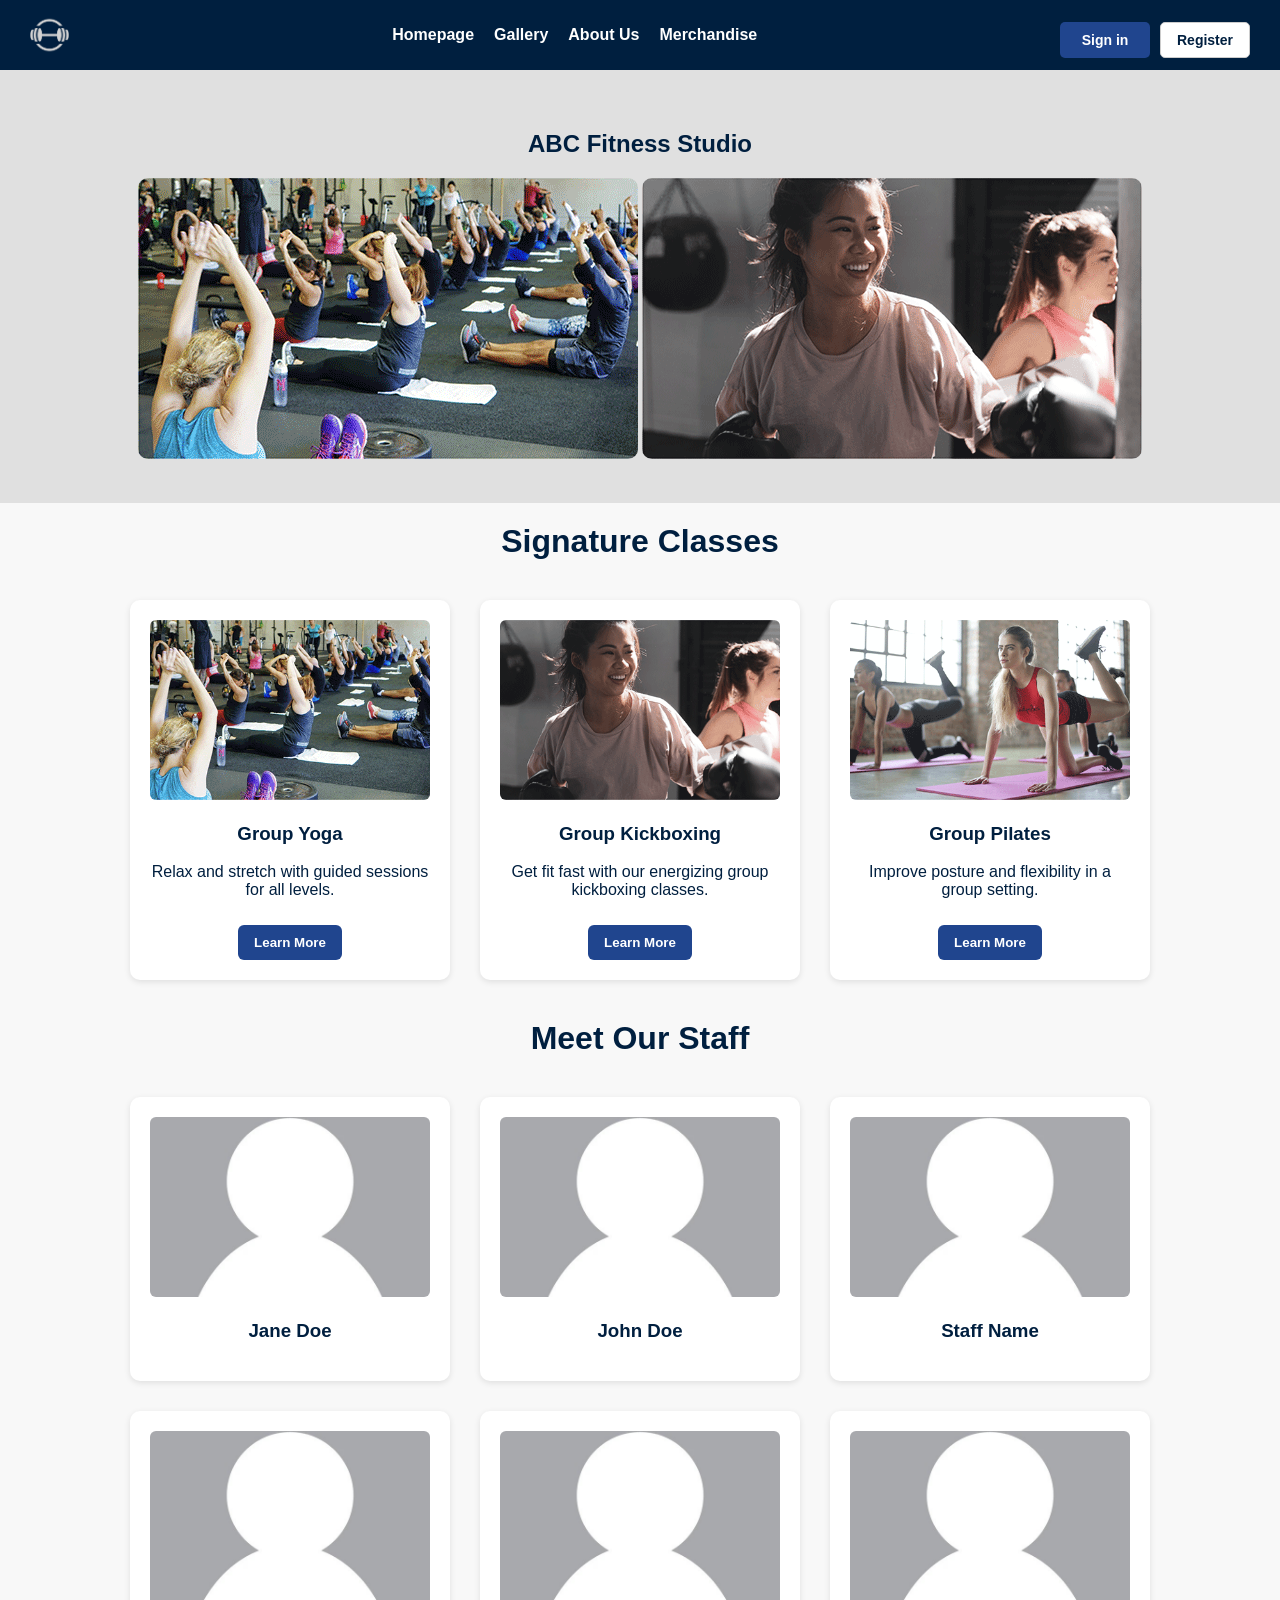
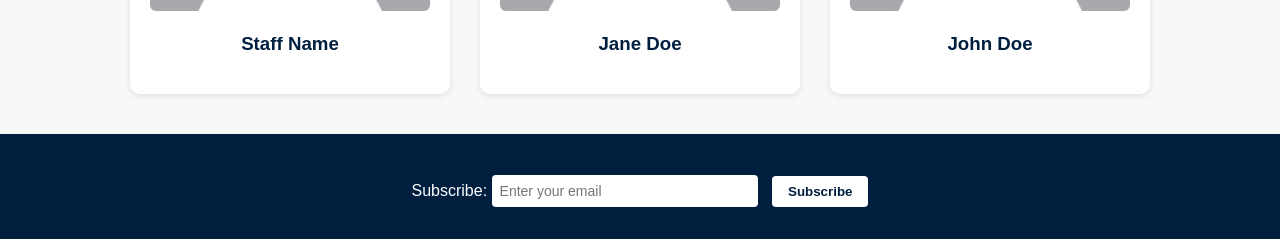
<file: index.html>
<!DOCTYPE html>
<html lang="en">
<head>
  <meta charset="UTF-8" />
  <meta name="viewport" content="width=device-width, initial-scale=1.0" />
  <title>ABC Fitness Studio - Home</title>
  <link rel="stylesheet" href="css/styles.css" />
</head>
<body>

  <!-- Navbar -->
  <header class="navbar">
    <img src="images/Client2_LogoPalette2_D3D3D3.png" alt="ABC Logo" class="logo" />
    <nav>
      <ul>
        <li><a href="index.html">Homepage</a></li>
        <li><a href="gallery.html">Gallery</a></li>
        <li><a href="about.html">About Us</a></li>
        <li><a href="merchandise.html">Merchandise</a></li>
      </ul>
    </nav>
    <div class="auth-buttons">
      <button class="signin">Sign in</button>
      <button class="register">Register</button>
    </div>
  </header>

  <!-- Hero Section -->
  <main>
    <section class="hero">
      <h1>ABC Fitness Studio</h1>
      <div class="hero-images">
        <img src="images/Client2_GroupYoga.png" alt="Group Yoga" />
        <img src="images/Client2_GroupKickboxing.png" alt="Group Kickboxing" />
      </div>
    </section>

    <!-- Signature Classes -->
    <section class="classes">
      <h2>Signature Classes</h2>
      <div class="class-list">
        <article>
          <img src="images/Client2_GroupYoga.png" alt="Group Yoga" />
          <h3>Group Yoga</h3>
          <p>Relax and stretch with guided sessions for all levels.</p>
          <button>Learn More</button>
        </article>
        <article>
          <img src="images/Client2_GroupKickboxing.png" alt="Group Kickboxing" />
          <h3>Group Kickboxing</h3>
          <p>Get fit fast with our energizing group kickboxing classes.</p>
          <button>Learn More</button>
        </article>
        <article>
          <img src="images/Client2_GroupPilates.png" alt="Group Pilates" />
          <h3>Group Pilates</h3>
          <p>Improve posture and flexibility in a group setting.</p>
          <button>Learn More</button>
        </article>
      </div>
    </section>

    <!-- Meet Our Staff -->
    <section class="staff">
      <h2>Meet Our Staff</h2>
      <div class="staff-grid">
        <div class="staff-card">
          <img src="images/ImagePersonDefault.jpg" alt="Trainer Photo" />
          <h3>Jane Doe</h3>
        </div>
        <div class="staff-card">
          <img src="images/ImagePersonDefault.jpg" alt="Trainer Photo" />
          <h3>John Doe</h3>
        </div>
        <div class="staff-card">
          <img src="images/ImagePersonDefault.jpg" alt="Trainer Photo" />
          <h3>Staff Name</h3>
        </div>
        <div class="staff-card">
          <img src="images/ImagePersonDefault.jpg" alt="Trainer Photo" />
          <h3>Staff Name</h3>
        </div>
        <div class="staff-card">
          <img src="images/ImagePersonDefault.jpg" alt="Trainer Photo" />
          <h3>Jane Doe</h3>
        </div>
        <div class="staff-card">
          <img src="images/ImagePersonDefault.jpg" alt="Trainer Photo" />
          <h3>John Doe</h3>
        </div>
      </div>
    </section>
  </main>

  <!-- Footer with Subscribe -->
  <footer class="footer">
    <div class="subscribe">
      <label for="subscribe-email">Subscribe:</label>
      <input type="email" id="subscribe-email" placeholder="Enter your email" />
      <button onclick="subscribe()">Subscribe</button>
    </div>
  </footer>
  

  <!-- JavaScript -->
  <script src="script.js"></script>
</body>
</html>
</file>
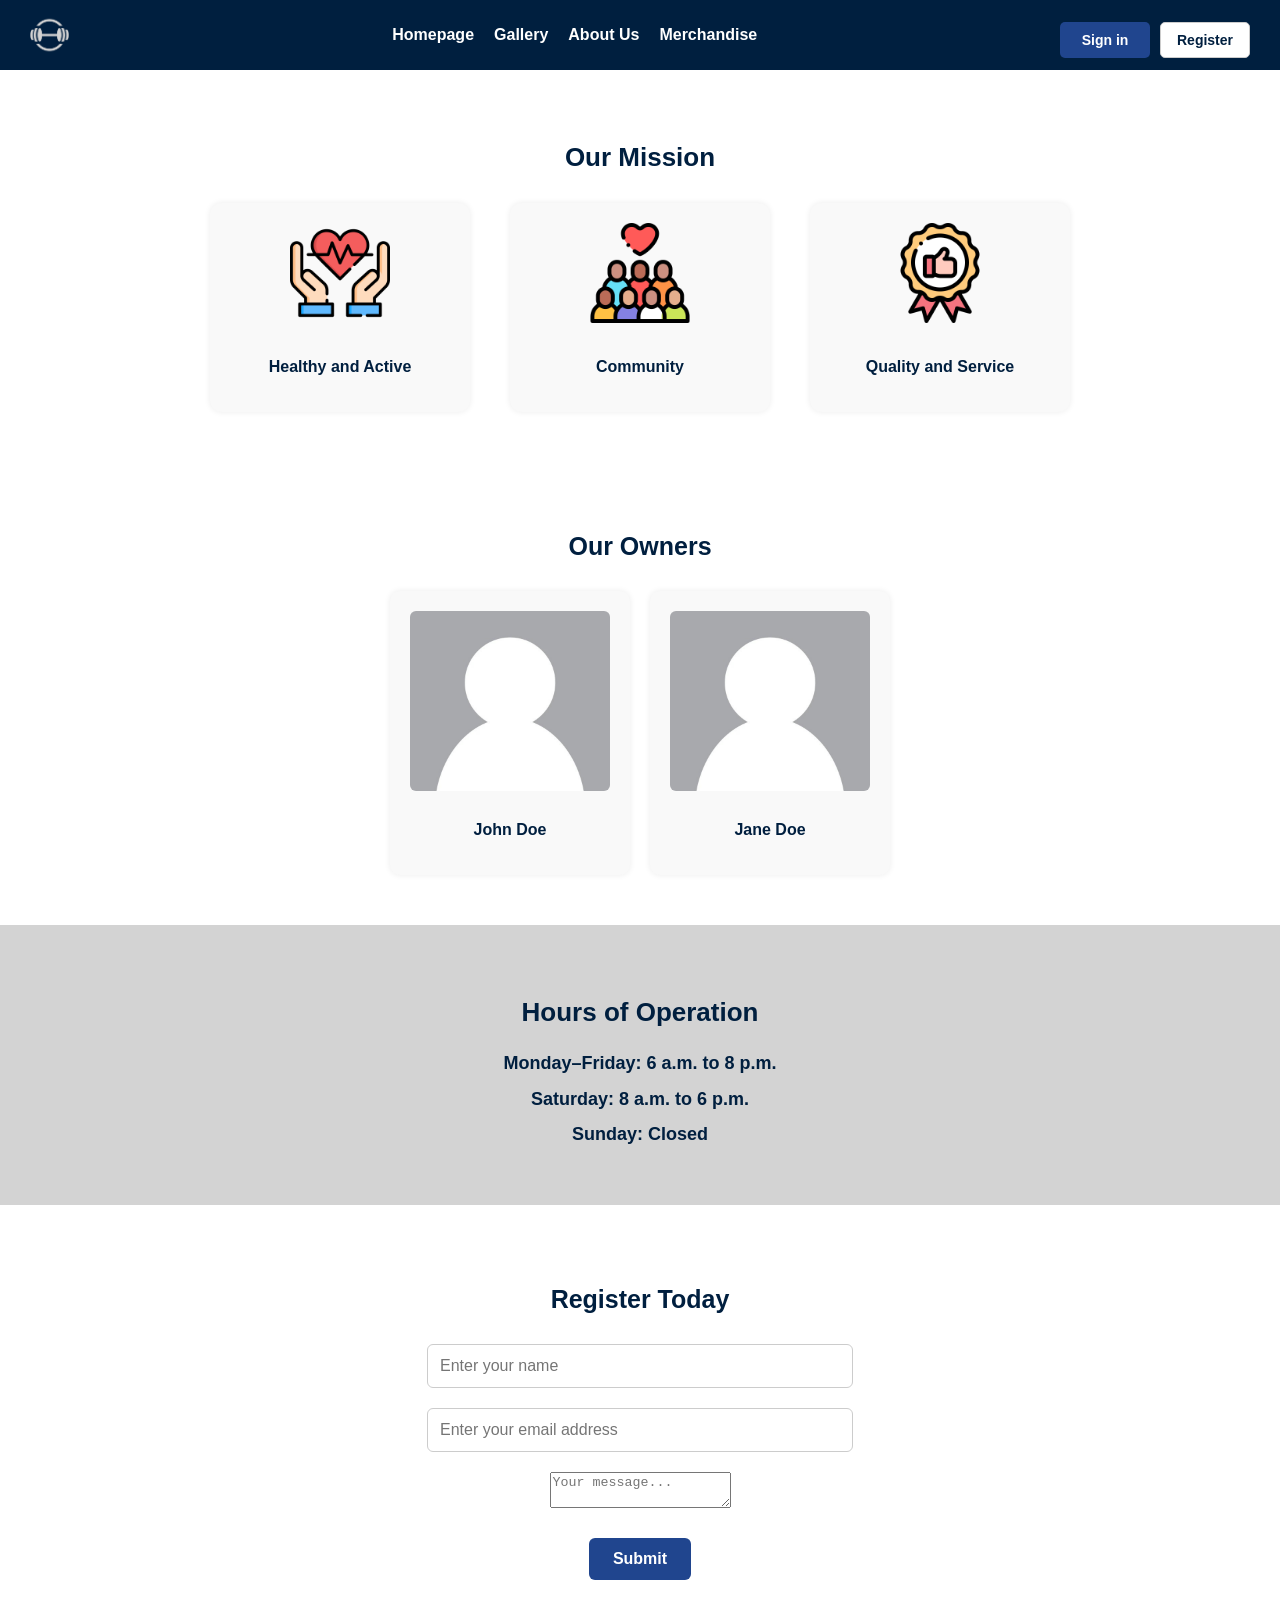
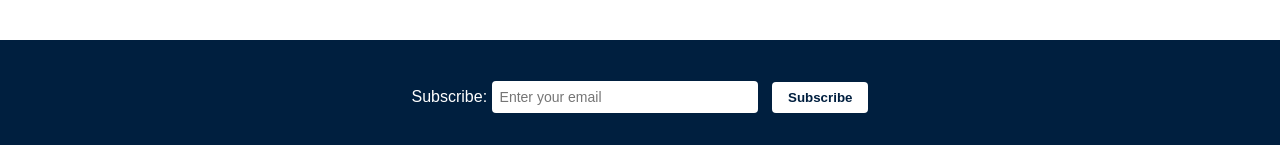
<file: about.html>
<!DOCTYPE html>
<html lang="en">
<head>
  <meta charset="UTF-8" />
  <meta name="viewport" content="width=device-width, initial-scale=1.0" />
  <title>ABC Fitness Studio - About Us</title>
  <link rel="stylesheet" href="css/styles.css" />
</head>
<body>

  <!-- Navbar -->
  <header class="navbar">
    <img src="images/Client2_LogoPalette2_D3D3D3.png" alt="ABC Logo" class="logo" />
    <nav>
      <ul>
        <li><a href="index.html">Homepage</a></li>
        <li><a href="gallery.html">Gallery</a></li>
        <li><a href="about.html">About Us</a></li>
        <li><a href="merchandise.html">Merchandise</a></li>
      </ul>
    </nav>
    <div class="auth-buttons">
      <button class="signin">Sign in</button>
      <button class="register">Register</button>
    </div>
  </header>

  <main>
    <!-- Our Mission Section -->
    <section class="mission">
      <h2>Our Mission</h2>
      <div class="mission-cards">
        <div class="mission-card">
          <img src="images/Healthy.png" alt="Healthy and Active" />
          <h3>Healthy and Active</h3>
        </div>
        <div class="mission-card">
          <img src="images/Community.png" alt="Community" />
          <h3>Community</h3>
        </div>
        <div class="mission-card">
          <img src="images/Quality.png" alt="Quality and Service" />
          <h3>Quality and Service</h3>
        </div>
      </div>
    </section>

    <!-- Our Owners Section -->
    <section class="owners">
      <h2>Our Owners</h2>
      <div class="owner-grid">
        <div class="owner-card">
          <img src="images/ImagePersonDefault.jpg" alt="Owner Photo" />
          <h3>John Doe</h3>
        </div>
        <div class="owner-card">
          <img src="images/ImagePersonDefault.jpg" alt="Owner Photo" />
          <h3>Jane Doe</h3>
        </div>
      </div>
    </section>

    <!-- Hours of Operation -->
    <section class="hours">
      <h2>Hours of Operation</h2>
      <p>Monday–Friday: 6 a.m. to 8 p.m.</p>
      <p>Saturday: 8 a.m. to 6 p.m.</p>
      <p>Sunday: Closed</p>
    </section>

    <!-- Contact Form -->
    <section class="register">
      <h2>Register Today</h2>
      <form id="contact-form">
        <input type="text" id="name" placeholder="Enter your name" required />
        <input type="email" id="email" placeholder="Enter your email address" required />
        <textarea id="message" placeholder="Your message..." required></textarea>
        <button type="submit">Submit</button>
      </form>
    </section>
  </main>

  <!-- Footer with Subscribe -->
  <footer class="footer">
    <div class="subscribe">
      <label for="subscribe-email">Subscribe:</label>
      <input type="email" id="subscribe-email" placeholder="Enter your email" />
      <button onclick="subscribe()">Subscribe</button>
    </div>
  </footer>

  <!-- JavaScript -->
  <script src="script.js"></script>
</body>
</html>
</file>
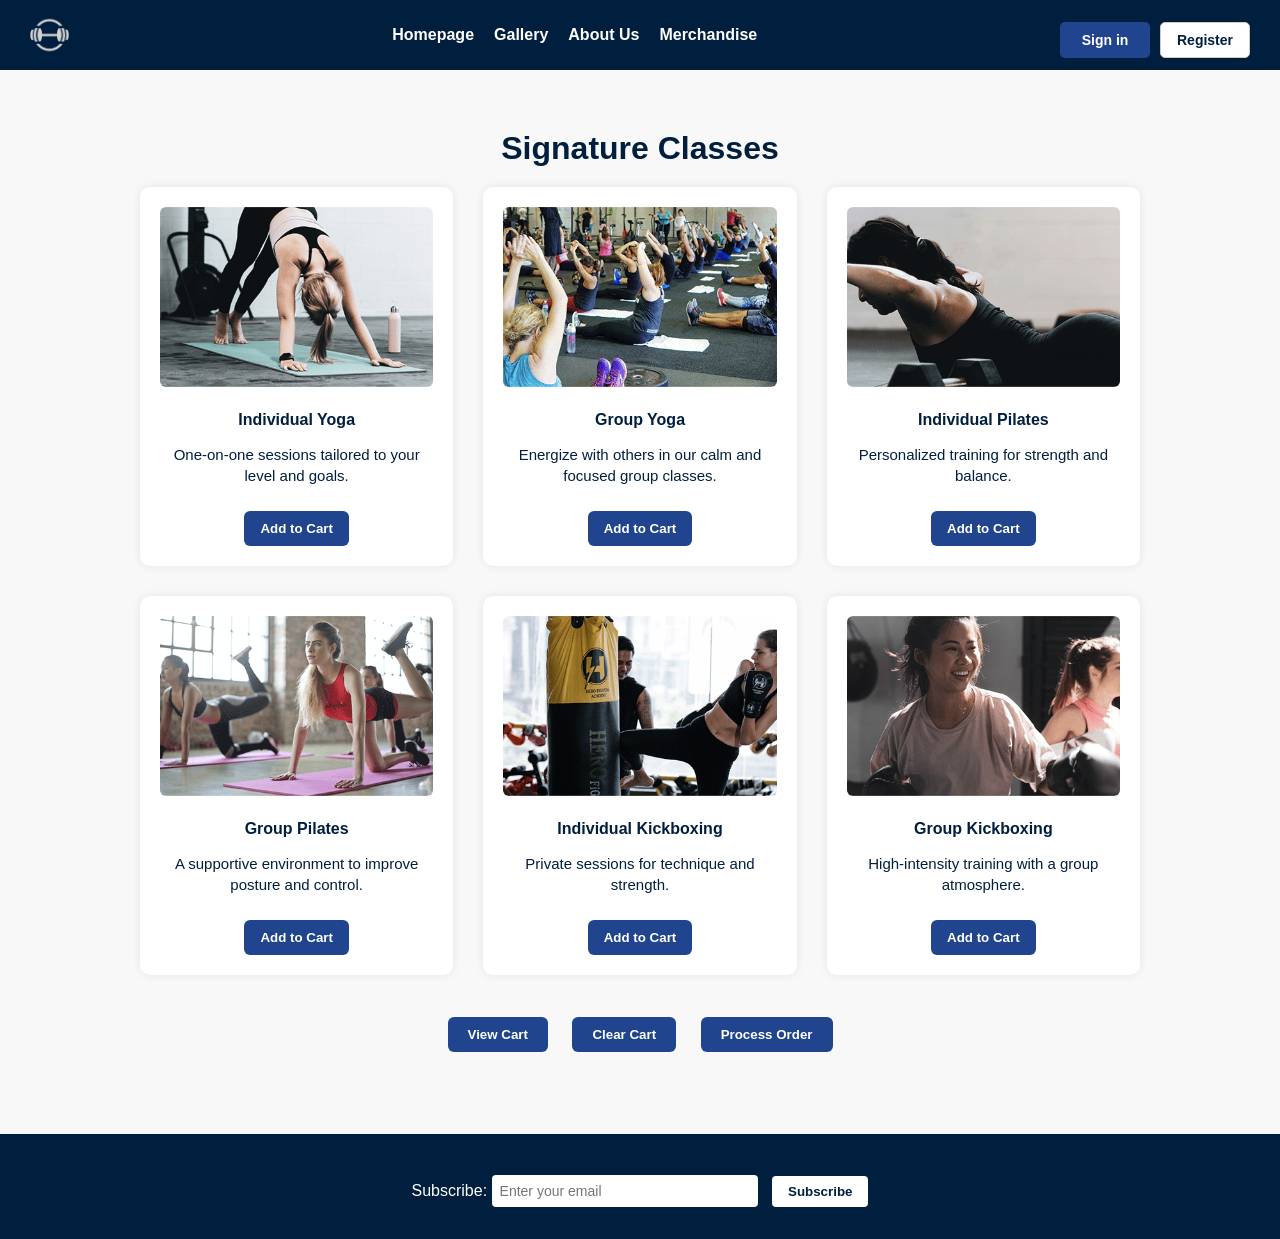
<file: gallery.html>
<!DOCTYPE html>
<html lang="en">
<head>
  <meta charset="UTF-8" />
  <meta name="viewport" content="width=device-width, initial-scale=1.0" />
  <title>ABC Fitness Studio - Gallery</title>
  <link rel="stylesheet" href="css/styles.css" />
</head>
<body>

  <!-- Navbar -->
  <header class="navbar">
    <img src="images/Client2_LogoPalette2_D3D3D3.png" alt="ABC Logo" class="logo" />
    <nav>
      <ul>
        <li><a href="index.html">Homepage</a></li>
        <li><a href="gallery.html">Gallery</a></li>
        <li><a href="about.html">About Us</a></li>
        <li><a href="merchandise.html">Merchandise</a></li>
      </ul>
    </nav>
    <div class="auth-buttons">
      <button class="signin">Sign in</button>
      <button class="register">Register</button>
    </div>
  </header>

  <!-- Gallery Page -->
  <main>
    <section class="class-gallery">
      <h2>Signature Classes</h2>
      <div class="image-grid">

        <div class="class-item">
          <img src="images/Client2_IndividualYoga.png" alt="Individual Yoga" />
          <h3>Individual Yoga</h3>
          <p>One-on-one sessions tailored to your level and goals.</p>
          <button onclick="addToCart('Individual Yoga')">Add to Cart</button>
        </div>

        <div class="class-item">
          <img src="images/Client2_GroupYoga.png" alt="Group Yoga" />
          <h3>Group Yoga</h3>
          <p>Energize with others in our calm and focused group classes.</p>
          <button onclick="addToCart('Group Yoga')">Add to Cart</button>
        </div>

        <div class="class-item">
          <img src="images/Client2_IndividualPilates.png" alt="Individual Pilates" />
          <h3>Individual Pilates</h3>
          <p>Personalized training for strength and balance.</p>
          <button onclick="addToCart('Individual Pilates')">Add to Cart</button>
        </div>

        <div class="class-item">
          <img src="images/Client2_GroupPilates.png" alt="Group Pilates" />
          <h3>Group Pilates</h3>
          <p>A supportive environment to improve posture and control.</p>
          <button onclick="addToCart('Group Pilates')">Add to Cart</button>
        </div>

        <div class="class-item">
          <img src="images/Client2_IndividualKickboxing.png" alt="Individual Kickboxing" />
          <h3>Individual Kickboxing</h3>
          <p>Private sessions for technique and strength.</p>
          <button onclick="addToCart('Individual Kickboxing')">Add to Cart</button>
        </div>

        <div class="class-item">
          <img src="images/Client2_GroupKickboxing.png" alt="Group Kickboxing" />
          <h3>Group Kickboxing</h3>
          <p>High-intensity training with a group atmosphere.</p>
          <button onclick="addToCart('Group Kickboxing')">Add to Cart</button>
        </div>

      </div>

      <!-- Cart Buttons -->
      <div class="cart-actions">
        <button onclick="viewCart()">View Cart</button>
        <button onclick="clearCart()">Clear Cart</button>
        <button onclick="processOrder()">Process Order</button>
      </div>
    </section>
  </main>

  <!-- Footer with Subscribe -->
  <footer class="footer">
    <div class="subscribe">
      <label for="subscribe-email">Subscribe:</label>
      <input type="email" id="subscribe-email" placeholder="Enter your email" />
      <button onclick="subscribe()">Subscribe</button>
    </div>
  </footer>

  <!-- JavaScript -->
  <script src="script.js"></script>
</body>
</html>
</file>
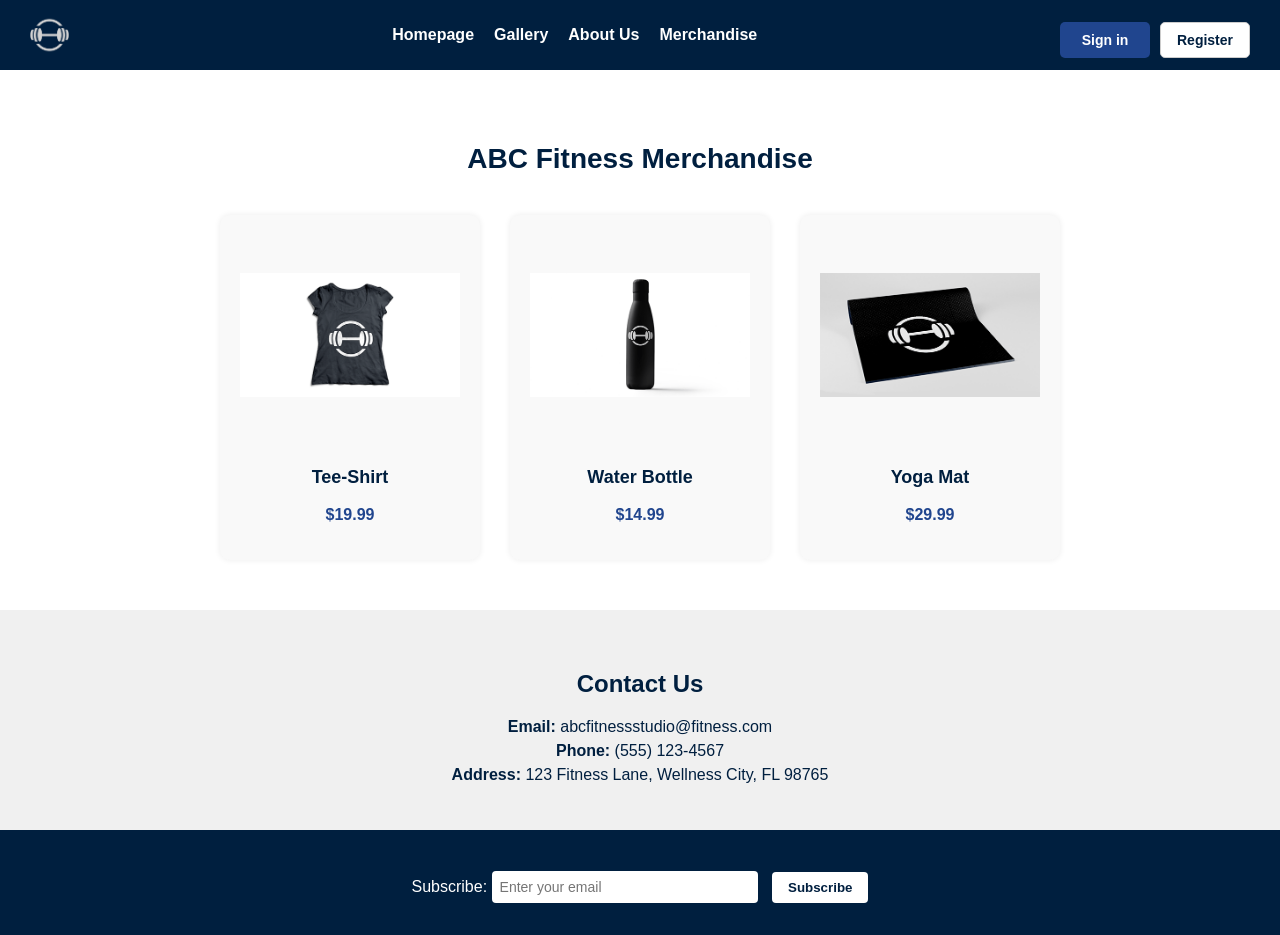
<file: merchandise.html>
<!DOCTYPE html>
<html lang="en">
<head>
  <meta charset="UTF-8" />
  <meta name="viewport" content="width=device-width, initial-scale=1.0" />
  <title>ABC Fitness Studio - Merchandise</title>
  <link rel="stylesheet" href="css/styles.css" />
</head>
<body>

  <!-- Navbar -->
  <header class="navbar">
    <img src="images/Client2_LogoPalette2_D3D3D3.png" alt="ABC Logo" class="logo" />
    <nav>
      <ul>
        <li><a href="index.html">Homepage</a></li>
        <li><a href="gallery.html">Gallery</a></li>
        <li><a href="about.html">About Us</a></li>
        <li><a href="merchandise.html">Merchandise</a></li>
      </ul>
    </nav>
    <div class="auth-buttons">
      <button class="signin">Sign in</button>
      <button class="register">Register</button>
    </div>
  </header>

  <main>
    <section class="merchandise">
      <h2>ABC Fitness Merchandise</h2>
      <div class="merch-grid">
        <div class="merch-item">
          <img src="images/Client2_TeeShirt.png" alt="Tee-Shirt" />
          <h3>Tee-Shirt</h3>
          <p>$19.99</p>
        </div>
        <div class="merch-item">
          <img src="images/Client2_WaterBottle.png" alt="Water Bottle" />
          <h3>Water Bottle</h3>
          <p>$14.99</p>
        </div>
        <div class="merch-item">
          <img src="images/Client2_YogaMat.png" alt="Yoga Mat" />
          <h3>Yoga Mat</h3>
          <p>$29.99</p>
        </div>
      </div>
    </section>

    <!-- Contact Info -->
    <section class="contact">
      <h2>Contact Us</h2>
      <p><strong>Email:</strong> abcfitnessstudio@fitness.com</p>
      <p><strong>Phone:</strong> (555) 123-4567</p>
      <p><strong>Address:</strong> 123 Fitness Lane, Wellness City, FL 98765</p>
    </section>
  </main>

  <!-- Footer with Subscribe -->
  <footer class="footer">
    <div class="subscribe">
      <label for="subscribe-email">Subscribe:</label>
      <input type="email" id="subscribe-email" placeholder="Enter your email" />
      <button id="subscribe-btn">Subscribe</button>
    </div>
  </footer>

  <!-- JavaScript -->
  <script src="script.js"></script>
</body>
</html>
</file>
<file: css/styles.css>
/* ===== GLOBAL STYLES ===== */
body {
  margin: 0;
  font-family: Calibri, sans-serif;
  background-color: #f8f8f8;
  color: #001F3F;
}

h1, h2, h3 {
  font-family: Arial, sans-serif;
  font-weight: bold;
}

/* ===== NAVIGATION BAR ===== */
.navbar {
  background-color: #001F3F;
  color: white;
  padding: 12px 30px;
  display: flex;
  justify-content: space-between;
  align-items: center;
}

.navbar img.logo {
  height: 40px;
  width: auto;
  margin-right: 20px;
}

.navbar nav ul {
  list-style-type: none;
  display: flex;
  gap: 20px;
  margin: 0;
  padding: 0;
}

.navbar nav ul li a {
  color: white;
  text-decoration: none;
  font-weight: bold;
  transition: color 0.3s ease;
}

.navbar nav ul li a:hover {
  color: #7FB3FF;
}

.auth-buttons {
  display: flex;
  gap: 10px;
}

.auth-buttons button {
  padding: 6px 14px;
  height: 36px;
  font-size: 14px;
  border: none;
  border-radius: 5px;
  cursor: pointer;
  font-weight: bold;
  line-height: 1;
  display: flex;
  align-items: center;
  justify-content: center;
  min-width: 90px;
}

.auth-buttons .signin {
  background-color: #20458E;
  color: white;
}

.auth-buttons .register {
  background-color: white;
  color: #001F3F;
  border: 1px solid #ccc;
}

/* ===== HOMEPAGE HERO SECTION ===== */
.hero {
  background-color: #e0e0e0;
  text-align: center;
  padding: 40px 20px;
}

.hero img {
  max-width: 90%;
  height: auto;
  border-radius: 10px;
}

/* ===== CLASS LIST & STAFF GRID ===== */
.class-list, .staff-grid {
  display: flex;
  flex-wrap: wrap;
  gap: 30px;
  justify-content: center;
  margin: 40px auto;
  max-width: 1200px;
}

/* ===== SECTION HEADINGS ===== */
.classes h2 {
  text-align: center;
  font-size: 2rem;
  margin-top: 20px;
  margin-bottom: 20px;
}


.class-gallery h2,
.class-section h2,
.staff h2 {
  text-align: center;
  font-size: 2rem;
  margin-top: 20px;
  margin-bottom: 20px;
}


.class-list article, .staff-card {
  background-color: #ffffff;
  padding: 20px;
  width: 280px;
  border-radius: 10px;
  box-shadow: 0 2px 6px rgba(0,0,0,0.1);
  text-align: center;
}

.class-list img, .staff-card img {
  width: 100%;
  height: 180px;
  object-fit: cover;
  border-radius: 6px;
}

button {
  padding: 10px 16px;
  background-color: #20458E;
  color: white;
  font-weight: bold;
  border: none;
  border-radius: 6px;
  margin-top: 10px;
  cursor: pointer;
}

/* ===== GALLERY PAGE: CLASS CARDS ===== */
.class-gallery {
  padding: 40px 20px;
  text-align: center;
}

.image-grid {
  display: grid;
  grid-template-columns: repeat(auto-fill, minmax(280px, 1fr));
  gap: 30px;
  max-width: 1000px;
  margin: 0 auto;
}

.class-item {
  background-color: #fff;
  padding: 20px;
  border-radius: 10px;
  box-shadow: 0 0 10px rgba(0, 0, 0, 0.08);
  text-align: center;
}

.class-item img {
  width: 100%;
  height: 180px;
  object-fit: cover;
  border-radius: 6px;
  margin-bottom: 10px;
}

.class-item h3 {
  font-size: 16px;
  margin: 10px 0 5px;
  color: #001F3F;
}

.class-item p {
  font-size: 15px;
  line-height: 1.4;
  color: #001F3F;
}

/* ===== ABOUT PAGE HEADER ===== */
.about-header {
  text-align: center;
  font-size: 30px;
  font-weight: bold;
  margin-top: 40px;
  margin-bottom: 20px;
  color: #001F3F;
}

/* ===== OUR MISSION ===== */
.mission {
  padding: 50px 20px;
  background-color: #ffffff;
  text-align: center;
}

.mission h2 {
  font-size: 26px;
  margin-bottom: 30px;
}

.mission-cards {
  display: flex;
  justify-content: center;
  flex-wrap: wrap;
  gap: 40px;
}

.mission-card {
  width: 220px;
  background-color: #f9f9f9;
  border-radius: 12px;
  padding: 20px;
  box-shadow: 0 0 6px rgba(0, 0, 0, 0.08);
  text-align: center;
}

.mission-card img {
  width: 100px;
  height: 100px;
  object-fit: contain;
  margin-bottom: 15px;
}

.mission-card h3 {
  font-size: 16px;
  font-weight: bold;
  color: #001F3F;
}

/* ===== OWNERS SECTION ===== */
.owners {
  padding: 50px 20px;
  background-color: #ffffff;
  text-align: center;
}

.owners h2 {
  font-size: 25px;
  margin-bottom: 30px;
}

.owner-grid {
  display: flex;
  justify-content: center;
  gap: 20px;
  flex-wrap: wrap;
  padding: 0 10px;
}

.owner-card {
  background-color: #f9f9f9;
  padding: 20px;
  border-radius: 10px;
  width: 200px;
  text-align: center;
  box-shadow: 0 0 6px rgba(0, 0, 0, 0.08);
}

.owner-card img {
  width: 100%;
  height: 180px;
  object-fit: cover;
  border-radius: 6px;
  margin-bottom: 10px;
}

.owner-card h3 {
  font-size: 16px;
  font-weight: bold;
  color: #001F3F;
}

/* ===== HOURS OF OPERATION SECTION ===== */
.hours {
  padding: 50px 20px;
  background-color: #D3D3D3;
  text-align: center;
}

.hours h2 {
  font-size: 26px;
  margin-bottom: 20px;
}

.hours p {
  font-size: 18px;
  line-height: 1.7;
  font-weight: bold;
  margin: 5px 0;
}

/* ===== REGISTER TODAY SECTION ===== */
.register {
  padding: 60px 20px;
  background-color: #ffffff;
  text-align: center;
}

.register h2 {
  font-size: 25px;
  margin-bottom: 30px;
}

.register form {
  display: flex;
  flex-direction: column;
  align-items: center;
  gap: 20px;
  max-width: 400px;
  margin: 0 auto;
}

.register input {
  padding: 12px;
  font-size: 16px;
  width: 100%;
  border: 1px solid #ccc;
  border-radius: 6px;
}

.register button {
  padding: 12px 24px;
  font-size: 16px;
  font-weight: bold;
  background-color: #20458E;
  color: white;
  border: none;
  border-radius: 6px;
  cursor: pointer;
}

/* ===== MERCHANDISE SECTION ===== */
.merchandise {
  padding: 50px 20px;
  text-align: center;
  background-color: #ffffff;
}

.merchandise h2 {
  font-size: 28px;
  margin-bottom: 40px;
}

.merch-grid {
  display: flex;
  justify-content: center;
  flex-wrap: wrap;
  gap: 30px;
}

.merch-item {
  background-color: #f9f9f9;
  width: 220px;
  padding: 20px;
  border-radius: 10px;
  box-shadow: 0 0 6px rgba(0, 0, 0, 0.08);
  text-align: center;
}

.merch-item img {
  width: 100%;
  height: 200px;
  object-fit: contain;
  border-radius: 6px;
  margin-bottom: 10px;
}

.merch-item h3 {
  font-size: 18px;
  color: #001F3F;
}

.merch-item p {
  font-size: 16px;
  font-weight: bold;
  color: #20458E;
}

/* ===== CONTACT SECTION ===== */
.contact {
  background-color: #f0f0f0;
  padding: 40px 20px;
  text-align: center;
}

.contact h2 {
  font-size: 24px;
  margin-bottom: 20px;
}

.contact p {
  font-size: 16px;
  margin: 6px 0;
}

/* ===== CART BUTTONS (GALLERY) ===== */
.cart-actions {
  text-align: center;
  margin: 2rem 0;
}

.cart-actions button {
  margin: 10px;
  padding: 10px 20px;
  background-color: #20458E;
  color: white;
  border: none;
  border-radius: 6px;
  font-weight: bold;
  cursor: pointer;
}

/* ===== SUBSCRIBE FOOTER ===== */
.footer {
  background-color: #001F3F;
  color: white;
  padding: 2rem;
  text-align: center;
}

.footer input {
  padding: 8px;
  width: 250px;
  border: none;
  border-radius: 4px;
  font-size: 14px;
}

.footer button {
  padding: 8px 16px;
  margin-left: 10px;
  border: none;
  border-radius: 4px;
  background-color: #ffffff;
  color: #001F3F;
  font-weight: bold;
  cursor: pointer;
}
</file>
